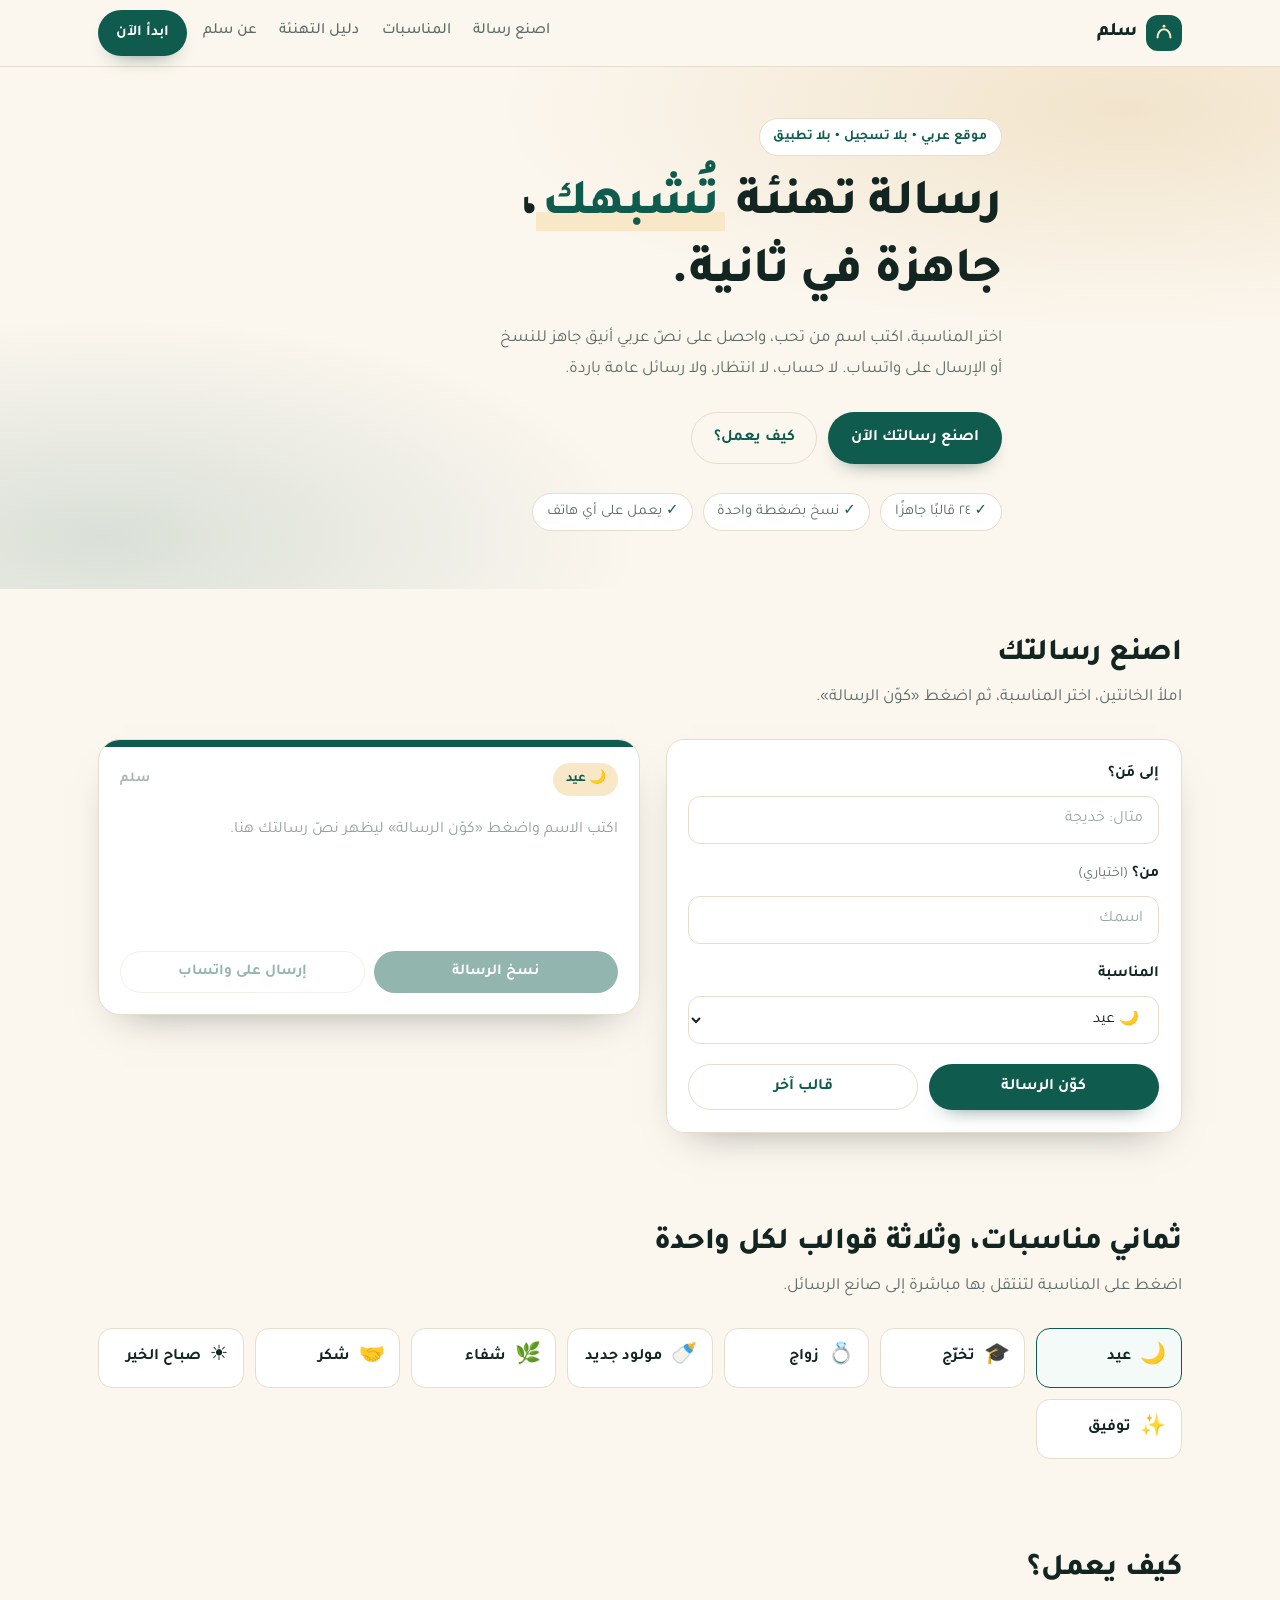
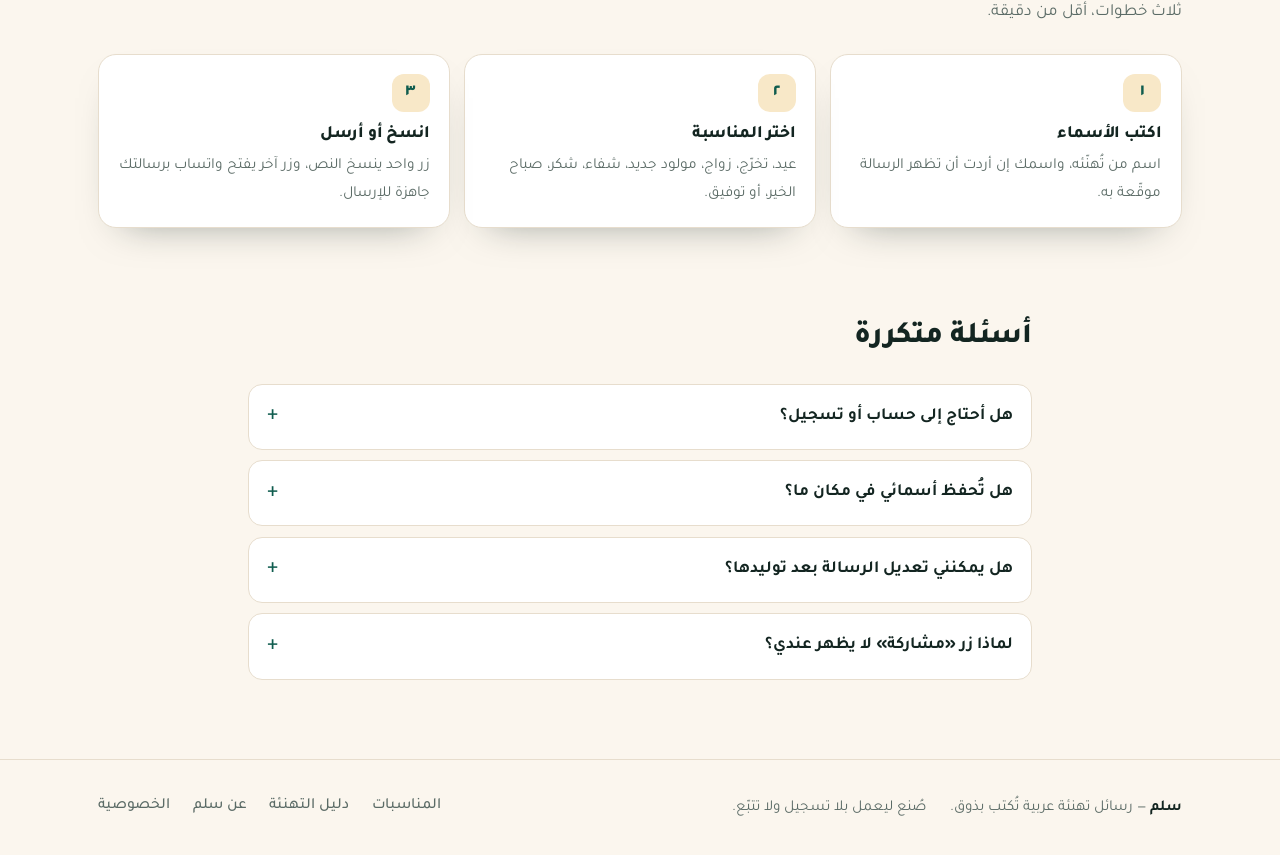
<file: index.html>
<!DOCTYPE html>
<html lang="ar" dir="rtl">
<head>
<meta charset="utf-8">
<meta name="viewport" content="width=device-width, initial-scale=1">
<title>سلم — رسالة تهنئة أنيقة في ثانية</title>
<meta name="description" content="سلم: اختر المناسبة، اكتب اسم من تحب، واحصل على رسالة تهنئة عربية أنيقة جاهزة للنسخ أو الإرسال عبر واتساب. ٨ مناسبات و٢٤ قالبًا، بلا تسجيل.">
<meta name="theme-color" content="#0f5c4e">
<link rel="icon" href="data:image/svg+xml,%3Csvg xmlns='http://www.w3.org/2000/svg' viewBox='0 0 64 64'%3E%3Crect width='64' height='64' rx='16' fill='%230f5c4e'/%3E%3Cpath d='M20 42c0-10 5-18 12-18s12 8 12 18' fill='none' stroke='%23f6e5c4' stroke-width='5' stroke-linecap='round'/%3E%3Ccircle cx='32' cy='17' r='3.5' fill='%23f6e5c4'/%3E%3C/svg%3E">
<link rel="preconnect" href="https://fonts.googleapis.com">
<link rel="preconnect" href="https://fonts.gstatic.com" crossorigin>
<link href="https://fonts.googleapis.com/css2?family=Tajawal:wght@400;500;700;800&display=swap" rel="stylesheet">
<link rel="stylesheet" href="css/style.css">
</head>
<body>
<a class="skip-link" href="#make">انتقل إلى صانع الرسائل</a>

<header class="site-header">
  <div class="container site-header__inner">
    <a class="brand" href="#top" aria-label="سلم — الصفحة الرئيسية">
      <span class="brand__mark" aria-hidden="true">
        <svg viewBox="0 0 24 24" width="22" height="22" fill="none" stroke="currentColor" stroke-width="2.2" stroke-linecap="round">
          <path d="M5 17c0-5 3-9 7-9s7 4 7 9"/>
          <circle cx="12" cy="4.5" r="1.6" fill="currentColor" stroke="none"/>
        </svg>
      </span>
      <span class="brand__name">سلم</span>
    </a>
    <nav class="site-nav" aria-label="التنقل الرئيسي">
      <a href="#make">اصنع رسالة</a>
      <a href="occasions.html">المناسبات</a>
      <a href="guide.html">دليل التهنئة</a>
      <a href="about.html">عن سلم</a>
    </nav>
    <a class="btn btn--small btn--primary" href="#make">ابدأ الآن</a>
  </div>
</header>

<main id="top">
  <section class="hero">
    <div class="container hero__inner">
      <p class="eyebrow">موقع عربي • بلا تسجيل • بلا تطبيق</p>
      <h1>رسالة تهنئة <span class="hl">تُشبهك</span>،<br>جاهزة في ثانية.</h1>
      <p class="lead">اختر المناسبة، اكتب اسم من تحب، واحصل على نصّ عربي أنيق جاهز للنسخ أو الإرسال على واتساب. لا حساب، لا انتظار، ولا رسائل عامة باردة.</p>
      <div class="hero__cta">
        <a class="btn btn--primary" href="#make">اصنع رسالتك الآن</a>
        <a class="btn btn--ghost" href="#how">كيف يعمل؟</a>
      </div>
      <ul class="hero__facts">
        <li>٢٤ قالبًا جاهزًا</li>
        <li>نسخ بضغطة واحدة</li>
        <li>يعمل على أي هاتف</li>
      </ul>
    </div>
  </section>

  <section class="maker" id="make">
    <div class="container">
      <div class="section-head">
        <h2>اصنع رسالتك</h2>
        <p>املأ الخانتين، اختر المناسبة، ثم اضغط «كوّن الرسالة».</p>
      </div>

      <div class="maker__grid">
        <form class="panel" id="msgForm" novalidate>
          <div class="field">
            <label for="to">إلى مَن؟</label>
            <input id="to" name="to" type="text" placeholder="مثال: خديجة" autocomplete="off" maxlength="30" aria-describedby="toError">
            <p class="field-error" id="toError" hidden>اكتب اسمًا من حرفين على الأقل.</p>
          </div>

          <div class="field">
            <label for="from">من؟ <span class="field-hint">(اختياري)</span></label>
            <input id="from" name="from" type="text" placeholder="اسمك" autocomplete="off" maxlength="30">
          </div>

          <div class="field">
            <label for="occasion">المناسبة</label>
            <select id="occasion" name="occasion"></select>
          </div>

          <div class="panel__actions">
            <button type="submit" class="btn btn--primary">كوّن الرسالة</button>
            <button type="button" class="btn btn--ghost" id="shuffleBtn">قالب آخر</button>
          </div>
        </form>

        <div class="card" id="card">
          <div class="card__bar" aria-hidden="true"></div>
          <div class="card__head">
            <span class="card__badge" id="cardBadge">عيد</span>
            <span class="card__brand">سلم</span>
          </div>
          <p class="card__text is-placeholder" id="cardText" aria-live="polite">اكتب الاسم واضغط «كوّن الرسالة» ليظهر نصّ رسالتك هنا.</p>
          <div class="card__foot">
            <button type="button" class="btn btn--small btn--primary" id="copyBtn" disabled>نسخ الرسالة</button>
            <button type="button" class="btn btn--small btn--ghost" id="waBtn" disabled>إرسال على واتساب</button>
            <button type="button" class="btn btn--small btn--ghost" id="shareBtn" disabled>مشاركة</button>
          </div>
        </div>
      </div>
    </div>
  </section>

  <section class="occasions" id="occasions">
    <div class="container">
      <div class="section-head">
        <h2>ثماني مناسبات، وثلاثة قوالب لكل واحدة</h2>
        <p>اضغط على المناسبة لتنتقل بها مباشرة إلى صانع الرسائل.</p>
      </div>
      <div class="chips" id="occasionGrid"></div>
      <noscript><p class="note">لتوليد الرسائل تحتاج إلى تشغيل الجافاسكربت في متصفحك.</p></noscript>
    </div>
  </section>

  <section class="how" id="how">
    <div class="container">
      <div class="section-head">
        <h2>كيف يعمل؟</h2>
        <p>ثلاث خطوات، أقل من دقيقة.</p>
      </div>
      <ol class="steps">
        <li class="step">
          <span class="step__num">١</span>
          <h3>اكتب الأسماء</h3>
          <p>اسم من تُهنّئه، واسمك إن أردت أن تظهر الرسالة موقّعة به.</p>
        </li>
        <li class="step">
          <span class="step__num">٢</span>
          <h3>اختر المناسبة</h3>
          <p>عيد، تخرّج، زواج، مولود جديد، شفاء، شكر، صباح الخير، أو توفيق.</p>
        </li>
        <li class="step">
          <span class="step__num">٣</span>
          <h3>انسخ أو أرسل</h3>
          <p>زر واحد ينسخ النص، وزر آخر يفتح واتساب برسالتك جاهزة للإرسال.</p>
        </li>
      </ol>
    </div>
  </section>

  <section class="faq" id="faq">
    <div class="container">
      <div class="section-head">
        <h2>أسئلة متكررة</h2>
      </div>
      <details>
        <summary>هل أحتاج إلى حساب أو تسجيل؟</summary>
        <p>لا. كل شيء يعمل داخل متصفحك مباشرة، ولا نطلب بريدًا ولا كلمة مرور.</p>
      </details>
      <details>
        <summary>هل تُحفظ أسمائي في مكان ما؟</summary>
        <p>لا. الأسماء تُستخدم لتكوين النص فقط وتبقى في صفحتك، ولا تُرسل إلى أي خادم.</p>
      </details>
      <details>
        <summary>هل يمكنني تعديل الرسالة بعد توليدها؟</summary>
        <p>نعم. انسخها والصقها في واتساب أو أي تطبيق، ثم عدّل ما تشاء قبل الإرسال.</p>
      </details>
      <details>
        <summary>لماذا زر «مشاركة» لا يظهر عندي؟</summary>
        <p>زر المشاركة يعتمد على ميزة في المتصفح. إن لم تكن مدعومة، استخدم زر النسخ أو واتساب.</p>
      </details>
    </div>
  </section>
</main>

<footer class="site-footer">
  <div class="container site-footer__inner">
    <p><strong>سلم</strong> — رسائل تهنئة عربية تُكتب بذوق.</p>
    <p class="site-footer__note">صُنع ليعمل بلا تسجيل ولا تتبّع.</p>
    <nav class="site-nav site-nav--footer" aria-label="روابط التذييل">
      <a href="occasions.html">المناسبات</a>
      <a href="guide.html">دليل التهنئة</a>
      <a href="about.html">عن سلم</a>
      <a href="privacy.html">الخصوصية</a>
    </nav>
  </div>
</footer>

<div class="toast" id="toast" role="status" aria-live="polite"></div>

<script src="js/app.js"></script>
</body>
</html>
</file>
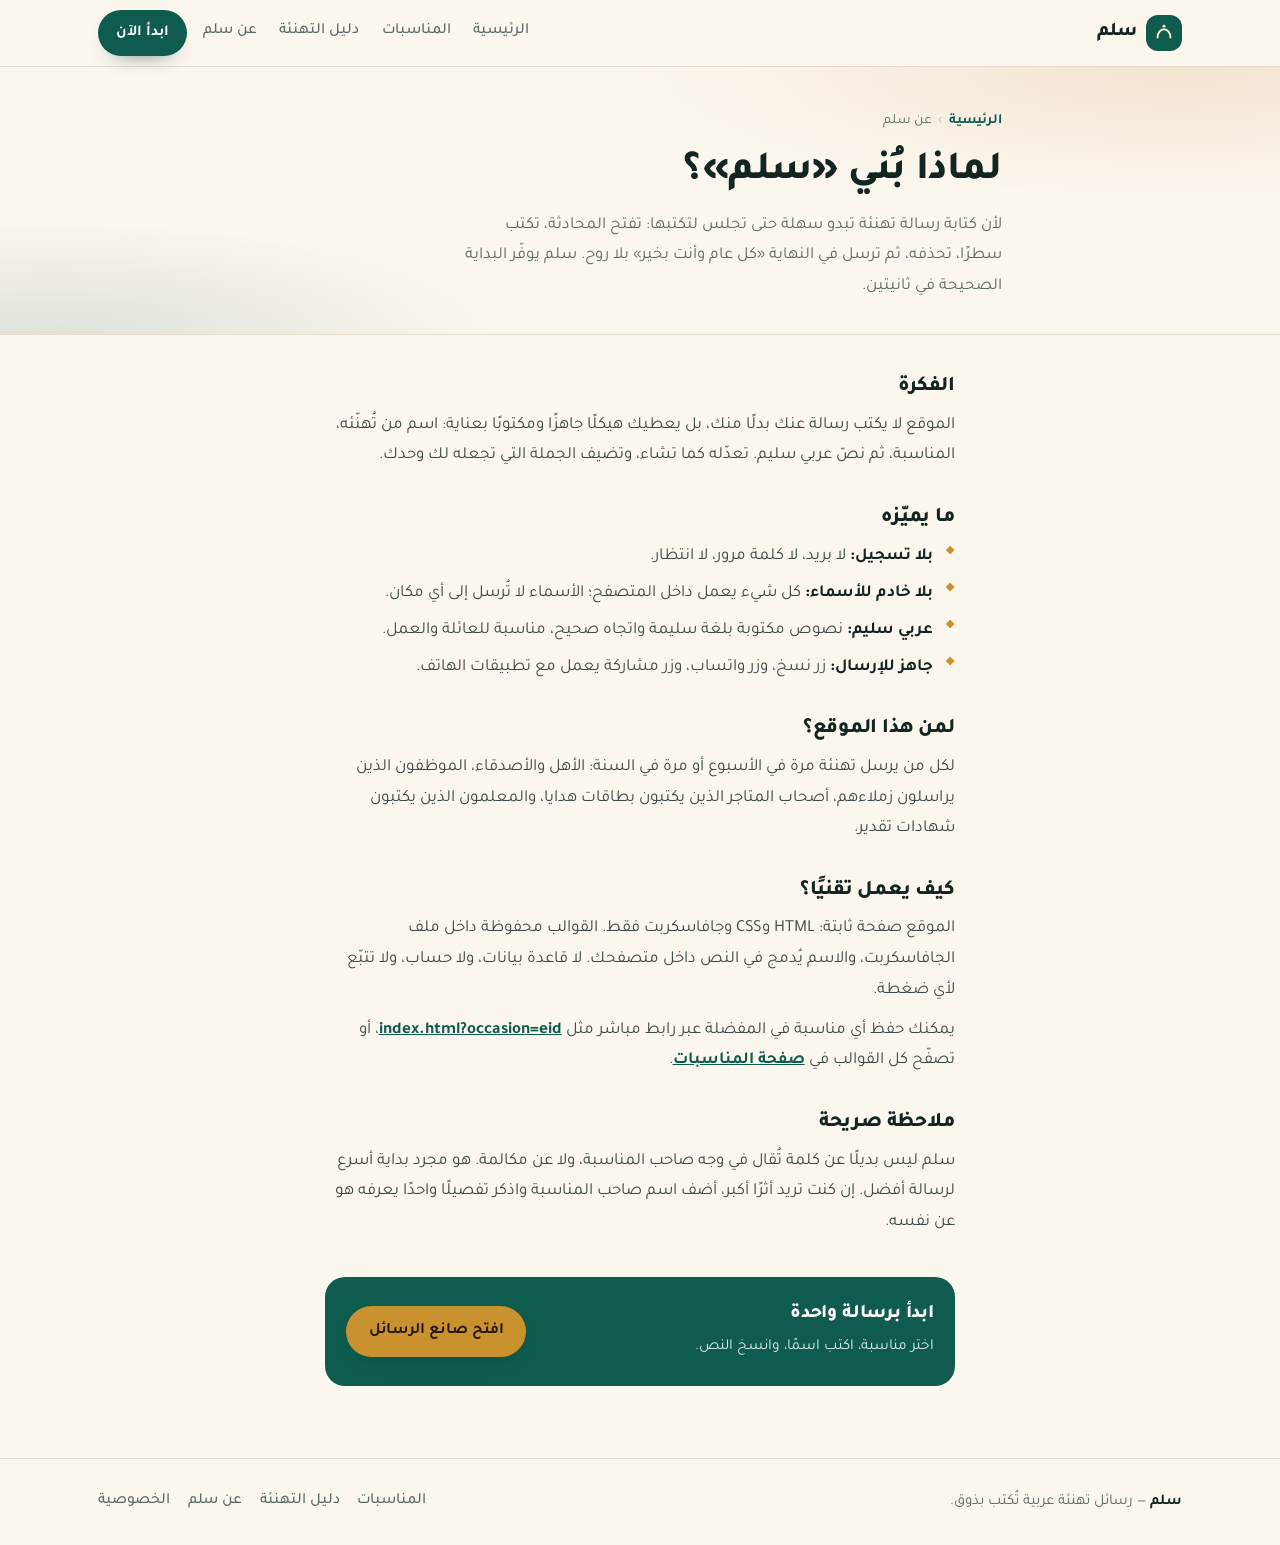
<file: about.html>
<!DOCTYPE html>
<html lang="ar" dir="rtl">
<head>
<meta charset="utf-8">
<meta name="viewport" content="width=device-width, initial-scale=1">
<title>عن سلم — لماذا بُني هذا الموقع</title>
<meta name="description" content="سلم موقع عربي لصناعة رسائل التهنئة: بلا تسجيل، بلا تتبّع، وبلا خادم يحفظ أسماءك. تعرّف على الفكرة وكيف يعمل الموقع.">
<meta name="theme-color" content="#0f5c4e">
<link rel="icon" href="data:image/svg+xml,%3Csvg xmlns='http://www.w3.org/2000/svg' viewBox='0 0 64 64'%3E%3Crect width='64' height='64' rx='16' fill='%230f5c4e'/%3E%3Cpath d='M20 42c0-10 5-18 12-18s12 8 12 18' fill='none' stroke='%23f6e5c4' stroke-width='5' stroke-linecap='round'/%3E%3Ccircle cx='32' cy='17' r='3.5' fill='%23f6e5c4'/%3E%3C/svg%3E">
<link rel="preconnect" href="https://fonts.googleapis.com">
<link rel="preconnect" href="https://fonts.gstatic.com" crossorigin>
<link href="https://fonts.googleapis.com/css2?family=Tajawal:wght@400;500;700;800&display=swap" rel="stylesheet">
<link rel="stylesheet" href="css/style.css">
<link rel="stylesheet" href="css/pages.css">
</head>
<body>
<a class="skip-link" href="#content">انتقل إلى المحتوى</a>

<header class="site-header">
  <div class="container site-header__inner">
    <a class="brand" href="index.html" aria-label="سلم — الصفحة الرئيسية">
      <span class="brand__mark" aria-hidden="true">
        <svg viewBox="0 0 24 24" width="22" height="22" fill="none" stroke="currentColor" stroke-width="2.2" stroke-linecap="round">
          <path d="M5 17c0-5 3-9 7-9s7 4 7 9"/>
          <circle cx="12" cy="4.5" r="1.6" fill="currentColor" stroke="none"/>
        </svg>
      </span>
      <span class="brand__name">سلم</span>
    </a>
    <nav class="site-nav" aria-label="التنقل الرئيسي">
      <a href="index.html">الرئيسية</a>
      <a href="occasions.html">المناسبات</a>
      <a href="guide.html">دليل التهنئة</a>
      <a href="about.html" aria-current="page">عن سلم</a>
    </nav>
    <a class="btn btn--small btn--primary" href="index.html#make">ابدأ الآن</a>
  </div>
</header>

<main id="content">
  <section class="page-hero">
    <div class="container page-hero__inner">
      <nav class="crumbs" aria-label="مسار التنقل">
        <a href="index.html">الرئيسية</a>
        <span aria-hidden="true">›</span>
        <span>عن سلم</span>
      </nav>
      <h1>لماذا بُني «سلم»؟</h1>
      <p>لأن كتابة رسالة تهنئة تبدو سهلة حتى تجلس لتكتبها: تفتح المحادثة، تكتب سطرًا، تحذفه، ثم ترسل في النهاية «كل عام وأنت بخير» بلا روح. سلم يوفّر البداية الصحيحة في ثانيتين.</p>
    </div>
  </section>

  <section class="page-body">
    <div class="container prose">
      <h2>الفكرة</h2>
      <p>الموقع لا يكتب رسالة عنك بدلًا منك، بل يعطيك هيكلًا جاهزًا ومكتوبًا بعناية: اسم من تُهنّئه، المناسبة، ثم نصّ عربي سليم. تعدّله كما تشاء، وتضيف الجملة التي تجعله لك وحدك.</p>

      <h2>ما يميّزه</h2>
      <ul>
        <li><strong>بلا تسجيل:</strong> لا بريد، لا كلمة مرور، لا انتظار.</li>
        <li><strong>بلا خادم للأسماء:</strong> كل شيء يعمل داخل المتصفح؛ الأسماء لا تُرسل إلى أي مكان.</li>
        <li><strong>عربي سليم:</strong> نصوص مكتوبة بلغة سليمة واتجاه صحيح، مناسبة للعائلة والعمل.</li>
        <li><strong>جاهز للإرسال:</strong> زر نسخ، وزر واتساب، وزر مشاركة يعمل مع تطبيقات الهاتف.</li>
      </ul>

      <h2>لمن هذا الموقع؟</h2>
      <p>لكل من يرسل تهنئة مرة في الأسبوع أو مرة في السنة: الأهل والأصدقاء، الموظفون الذين يراسلون زملاءهم، أصحاب المتاجر الذين يكتبون بطاقات هدايا، والمعلمون الذين يكتبون شهادات تقدير.</p>

      <h2>كيف يعمل تقنيًا؟</h2>
      <p>الموقع صفحة ثابتة: HTML وCSS وجافاسكربت فقط. القوالب محفوظة داخل ملف الجافاسكربت، والاسم يُدمج في النص داخل متصفحك. لا قاعدة بيانات، ولا حساب، ولا تتبّع لأي ضغطة.</p>
      <p>يمكنك حفظ أي مناسبة في المفضلة عبر رابط مباشر مثل <a href="index.html?occasion=eid#make">index.html?occasion=eid</a>، أو تصفّح كل القوالب في <a href="occasions.html">صفحة المناسبات</a>.</p>

      <h2>ملاحظة صريحة</h2>
      <p>سلم ليس بديلًا عن كلمة تُقال في وجه صاحب المناسبة، ولا عن مكالمة. هو مجرد بداية أسرع لرسالة أفضل. إن كنت تريد أثرًا أكبر، أضف اسم صاحب المناسبة واذكر تفصيلًا واحدًا يعرفه هو عن نفسه.</p>

      <div class="cta-band">
        <div>
          <h2>ابدأ برسالة واحدة</h2>
          <p>اختر مناسبة، اكتب اسمًا، وانسخ النص.</p>
        </div>
        <a class="btn btn--primary" href="index.html#make">افتح صانع الرسائل</a>
      </div>
    </div>
  </section>
</main>

<footer class="site-footer">
  <div class="container site-footer__inner">
    <p><strong>سلم</strong> — رسائل تهنئة عربية تُكتب بذوق.</p>
    <nav class="site-nav site-nav--footer" aria-label="روابط التذييل">
      <a href="occasions.html">المناسبات</a>
      <a href="guide.html">دليل التهنئة</a>
      <a href="about.html">عن سلم</a>
      <a href="privacy.html">الخصوصية</a>
    </nav>
  </div>
</footer>
</body>
</html>
</file>
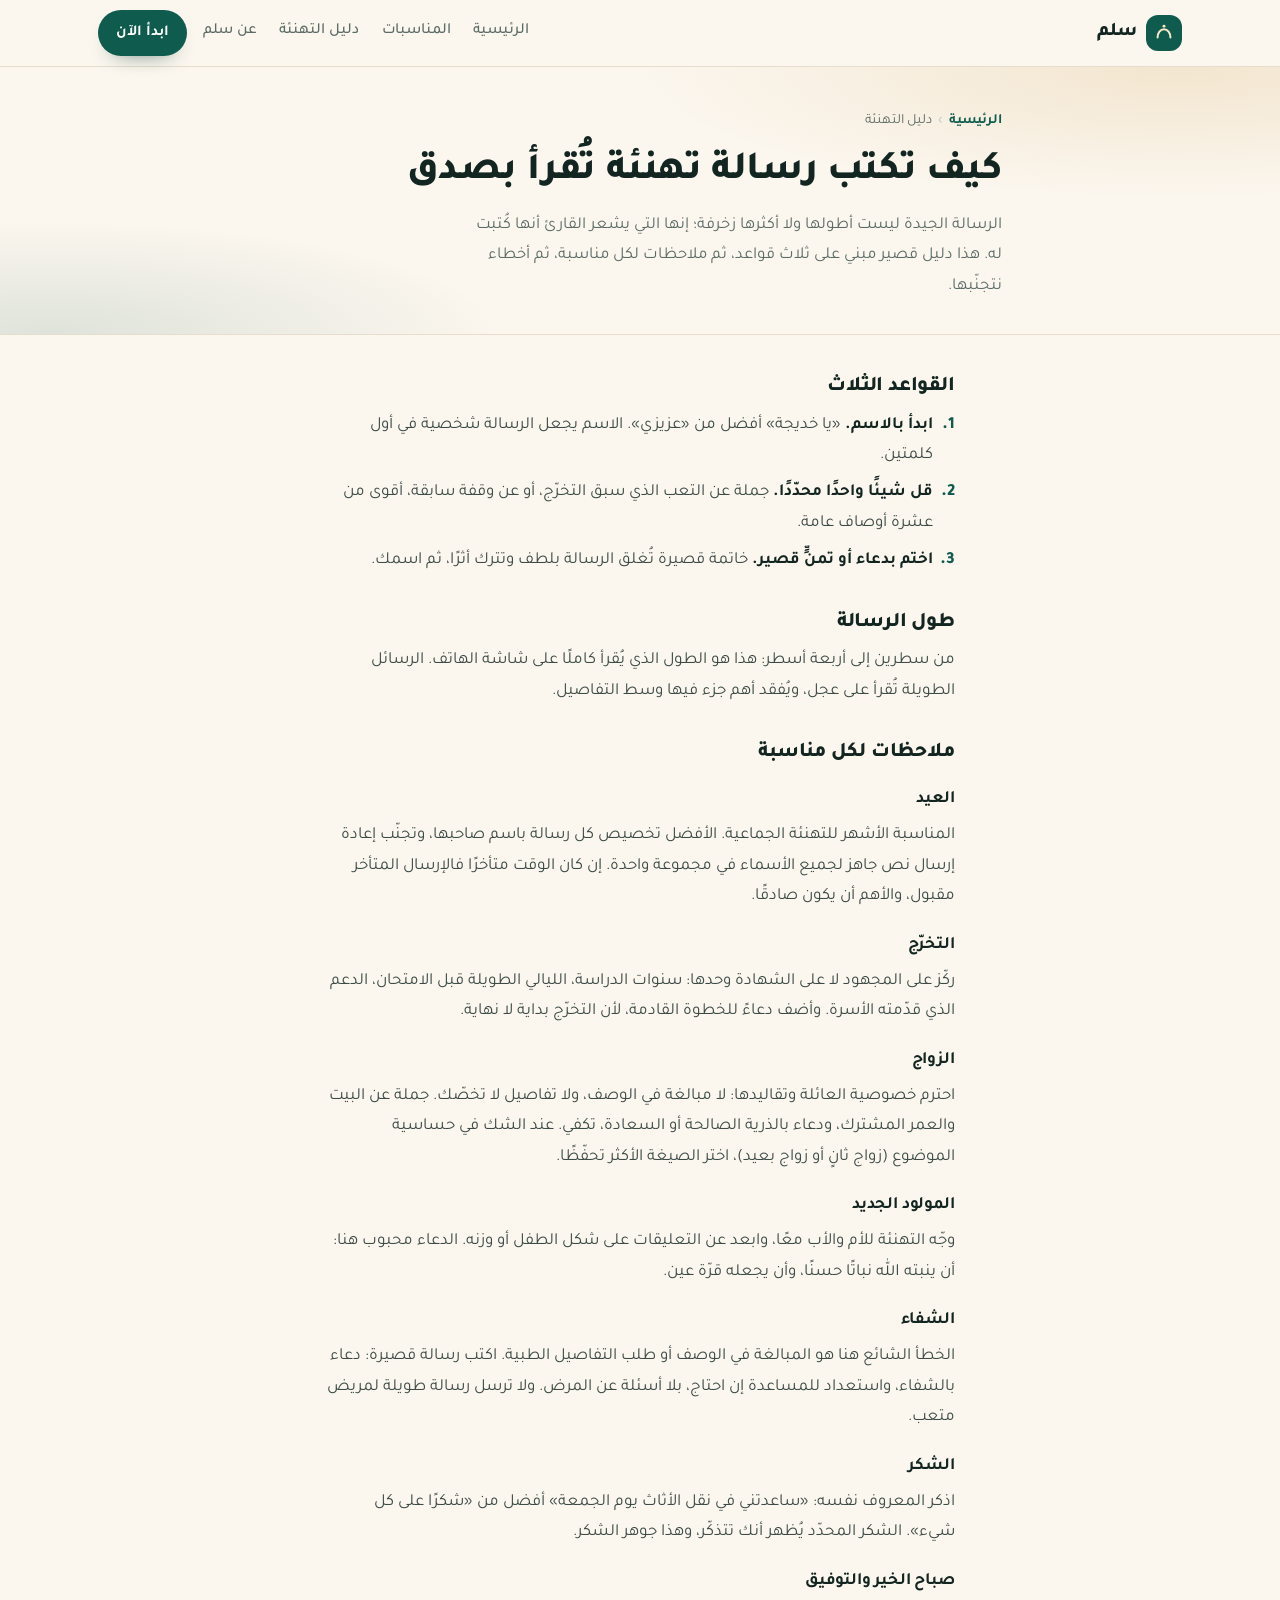
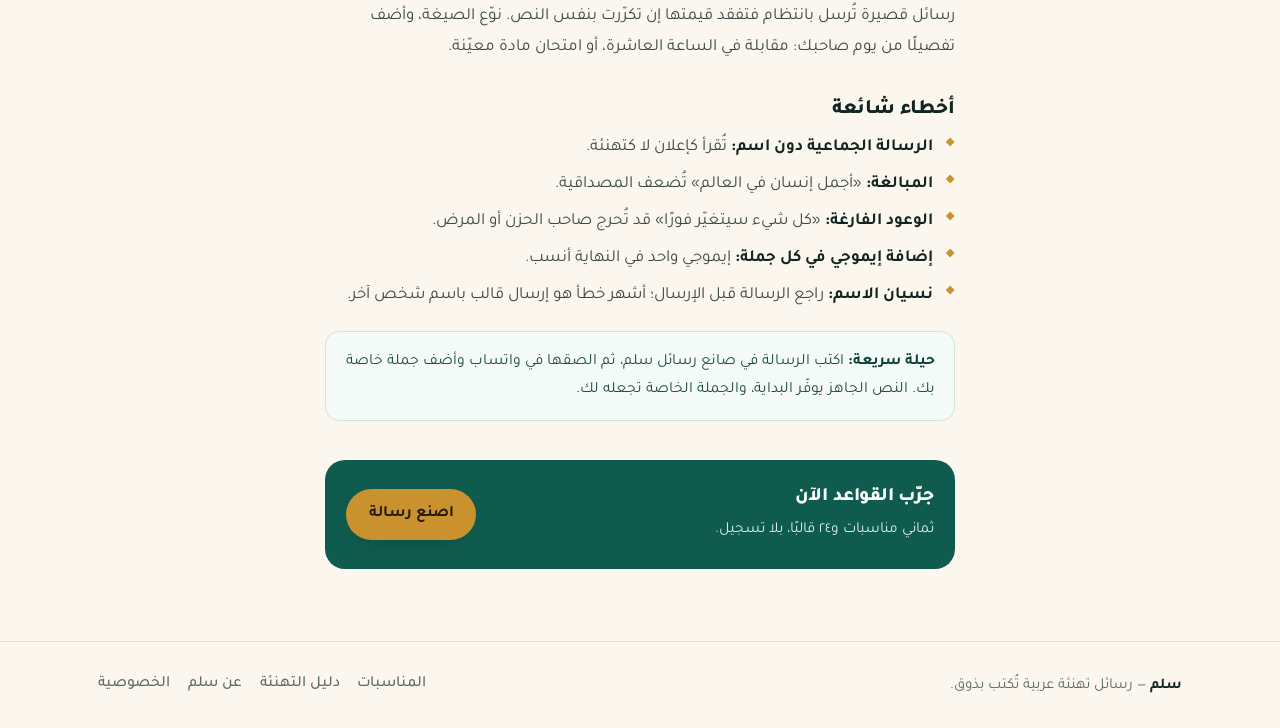
<file: guide.html>
<!DOCTYPE html>
<html lang="ar" dir="rtl">
<head>
<meta charset="utf-8">
<meta name="viewport" content="width=device-width, initial-scale=1">
<title>دليل التهنئة — كيف تكتب رسالة تهنئة تُقرأ بصدق | سلم</title>
<meta name="description" content="دليل عملي لكتابة رسالة تهنئة عربية: كيف تبدأ، ماذا تكتب في كل مناسبة، أخطاء شائعة، ونصوص قصيرة جاهزة للعيد والتخرّج والزواج والشفاء.">
<meta name="theme-color" content="#0f5c4e">
<link rel="icon" href="data:image/svg+xml,%3Csvg xmlns='http://www.w3.org/2000/svg' viewBox='0 0 64 64'%3E%3Crect width='64' height='64' rx='16' fill='%230f5c4e'/%3E%3Cpath d='M20 42c0-10 5-18 12-18s12 8 12 18' fill='none' stroke='%23f6e5c4' stroke-width='5' stroke-linecap='round'/%3E%3Ccircle cx='32' cy='17' r='3.5' fill='%23f6e5c4'/%3E%3C/svg%3E">
<link rel="preconnect" href="https://fonts.googleapis.com">
<link rel="preconnect" href="https://fonts.gstatic.com" crossorigin>
<link href="https://fonts.googleapis.com/css2?family=Tajawal:wght@400;500;700;800&display=swap" rel="stylesheet">
<link rel="stylesheet" href="css/style.css">
<link rel="stylesheet" href="css/pages.css">
</head>
<body>
<a class="skip-link" href="#content">انتقل إلى المحتوى</a>

<header class="site-header">
  <div class="container site-header__inner">
    <a class="brand" href="index.html" aria-label="سلم — الصفحة الرئيسية">
      <span class="brand__mark" aria-hidden="true">
        <svg viewBox="0 0 24 24" width="22" height="22" fill="none" stroke="currentColor" stroke-width="2.2" stroke-linecap="round">
          <path d="M5 17c0-5 3-9 7-9s7 4 7 9"/>
          <circle cx="12" cy="4.5" r="1.6" fill="currentColor" stroke="none"/>
        </svg>
      </span>
      <span class="brand__name">سلم</span>
    </a>
    <nav class="site-nav" aria-label="التنقل الرئيسي">
      <a href="index.html">الرئيسية</a>
      <a href="occasions.html">المناسبات</a>
      <a href="guide.html" aria-current="page">دليل التهنئة</a>
      <a href="about.html">عن سلم</a>
    </nav>
    <a class="btn btn--small btn--primary" href="index.html#make">ابدأ الآن</a>
  </div>
</header>

<main id="content">
  <section class="page-hero">
    <div class="container page-hero__inner">
      <nav class="crumbs" aria-label="مسار التنقل">
        <a href="index.html">الرئيسية</a>
        <span aria-hidden="true">›</span>
        <span>دليل التهنئة</span>
      </nav>
      <h1>كيف تكتب رسالة تهنئة تُقرأ بصدق</h1>
      <p>الرسالة الجيدة ليست أطولها ولا أكثرها زخرفة؛ إنها التي يشعر القارئ أنها كُتبت له. هذا دليل قصير مبني على ثلاث قواعد، ثم ملاحظات لكل مناسبة، ثم أخطاء نتجنّبها.</p>
    </div>
  </section>

  <section class="page-body">
    <div class="container prose">
      <h2>القواعد الثلاث</h2>
      <ol>
        <li><strong>ابدأ بالاسم.</strong> «يا خديجة» أفضل من «عزيزي». الاسم يجعل الرسالة شخصية في أول كلمتين.</li>
        <li><strong>قل شيئًا واحدًا محدّدًا.</strong> جملة عن التعب الذي سبق التخرّج، أو عن وقفة سابقة، أقوى من عشرة أوصاف عامة.</li>
        <li><strong>اختم بدعاء أو تمنٍّ قصير.</strong> خاتمة قصيرة تُغلق الرسالة بلطف وتترك أثرًا، ثم اسمك.</li>
      </ol>

      <h2>طول الرسالة</h2>
      <p>من سطرين إلى أربعة أسطر: هذا هو الطول الذي يُقرأ كاملًا على شاشة الهاتف. الرسائل الطويلة تُقرأ على عجل، ويُفقد أهم جزء فيها وسط التفاصيل.</p>

      <h2>ملاحظات لكل مناسبة</h2>

      <h3>العيد</h3>
      <p>المناسبة الأشهر للتهنئة الجماعية. الأفضل تخصيص كل رسالة باسم صاحبها، وتجنّب إعادة إرسال نص جاهز لجميع الأسماء في مجموعة واحدة. إن كان الوقت متأخرًا فالإرسال المتأخر مقبول، والأهم أن يكون صادقًا.</p>

      <h3>التخرّج</h3>
      <p>ركّز على المجهود لا على الشهادة وحدها: سنوات الدراسة، الليالي الطويلة قبل الامتحان، الدعم الذي قدّمته الأسرة. وأضف دعاءً للخطوة القادمة، لأن التخرّج بداية لا نهاية.</p>

      <h3>الزواج</h3>
      <p>احترم خصوصية العائلة وتقاليدها: لا مبالغة في الوصف، ولا تفاصيل لا تخصّك. جملة عن البيت والعمر المشترك، ودعاء بالذرية الصالحة أو السعادة، تكفي. عند الشك في حساسية الموضوع (زواج ثانٍ أو زواج بعيد)، اختر الصيغة الأكثر تحفّظًا.</p>

      <h3>المولود الجديد</h3>
      <p>وجّه التهنئة للأم والأب معًا، وابعد عن التعليقات على شكل الطفل أو وزنه. الدعاء محبوب هنا: أن ينبته الله نباتًا حسنًا، وأن يجعله قرّة عين.</p>

      <h3>الشفاء</h3>
      <p>الخطأ الشائع هنا هو المبالغة في الوصف أو طلب التفاصيل الطبية. اكتب رسالة قصيرة: دعاء بالشفاء، واستعداد للمساعدة إن احتاج، بلا أسئلة عن المرض. ولا ترسل رسالة طويلة لمريض متعب.</p>

      <h3>الشكر</h3>
      <p>اذكر المعروف نفسه: «ساعدتني في نقل الأثاث يوم الجمعة» أفضل من «شكرًا على كل شيء». الشكر المحدّد يُظهر أنك تتذكّر، وهذا جوهر الشكر.</p>

      <h3>صباح الخير والتوفيق</h3>
      <p>رسائل قصيرة تُرسل بانتظام فتفقد قيمتها إن تكرّرت بنفس النص. نوّع الصيغة، وأضف تفصيلًا من يوم صاحبك: مقابلة في الساعة العاشرة، أو امتحان مادة معيّنة.</p>

      <h2>أخطاء شائعة</h2>
      <ul>
        <li><strong>الرسالة الجماعية دون اسم:</strong> تُقرأ كإعلان لا كتهنئة.</li>
        <li><strong>المبالغة:</strong> «أجمل إنسان في العالم» تُضعف المصداقية.</li>
        <li><strong>الوعود الفارغة:</strong> «كل شيء سيتغيّر فورًا» قد تُحرج صاحب الحزن أو المرض.</li>
        <li><strong>إضافة إيموجي في كل جملة:</strong> إيموجي واحد في النهاية أنسب.</li>
        <li><strong>نسيان الاسم:</strong> راجع الرسالة قبل الإرسال؛ أشهر خطأ هو إرسال قالب باسم شخص آخر.</li>
      </ul>

      <div class="callout">
        <p><strong>حيلة سريعة:</strong> اكتب الرسالة في صانع رسائل سلم، ثم الصقها في واتساب وأضف جملة خاصة بك. النص الجاهز يوفّر البداية، والجملة الخاصة تجعله لك.</p>
      </div>

      <div class="cta-band">
        <div>
          <h2>جرّب القواعد الآن</h2>
          <p>ثماني مناسبات و٢٤ قالبًا، بلا تسجيل.</p>
        </div>
        <a class="btn btn--primary" href="index.html#make">اصنع رسالة</a>
      </div>
    </div>
  </section>
</main>

<footer class="site-footer">
  <div class="container site-footer__inner">
    <p><strong>سلم</strong> — رسائل تهنئة عربية تُكتب بذوق.</p>
    <nav class="site-nav site-nav--footer" aria-label="روابط التذييل">
      <a href="occasions.html">المناسبات</a>
      <a href="guide.html">دليل التهنئة</a>
      <a href="about.html">عن سلم</a>
      <a href="privacy.html">الخصوصية</a>
    </nav>
  </div>
</footer>
</body>
</html>
</file>
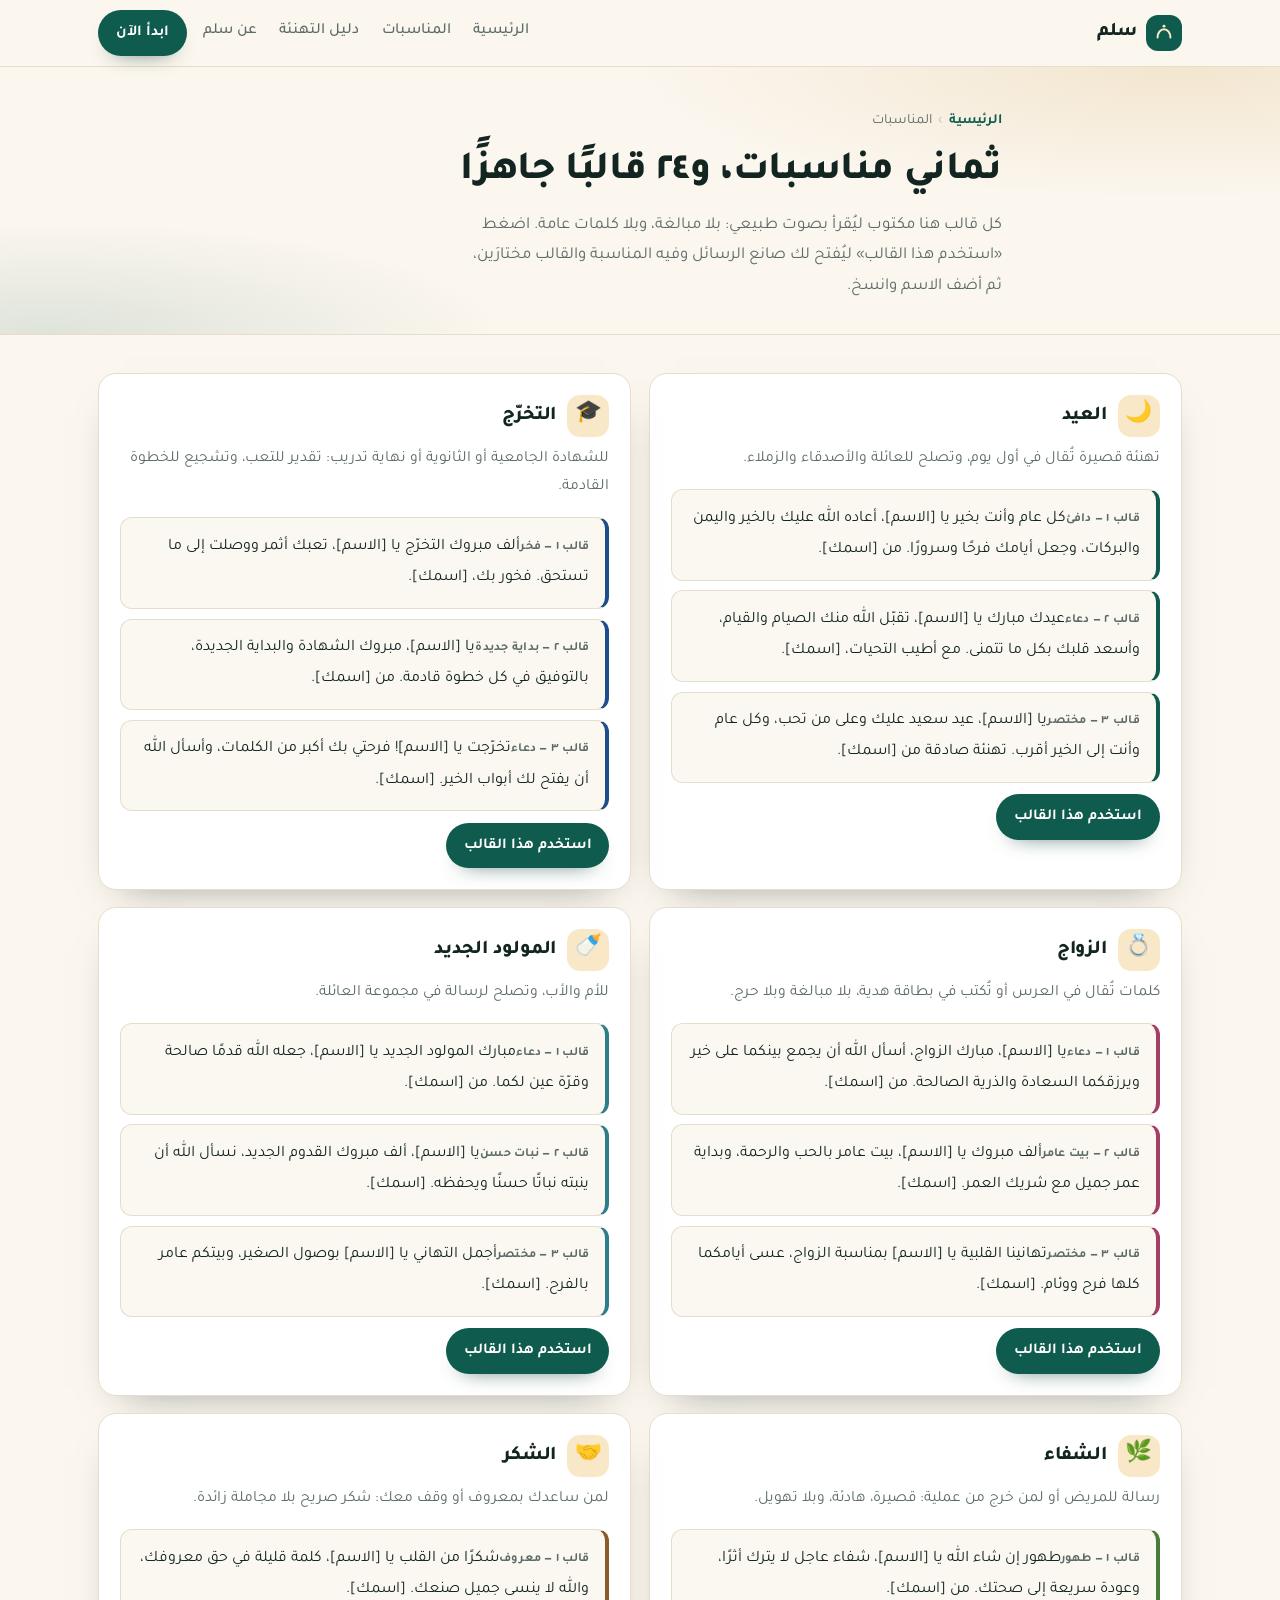
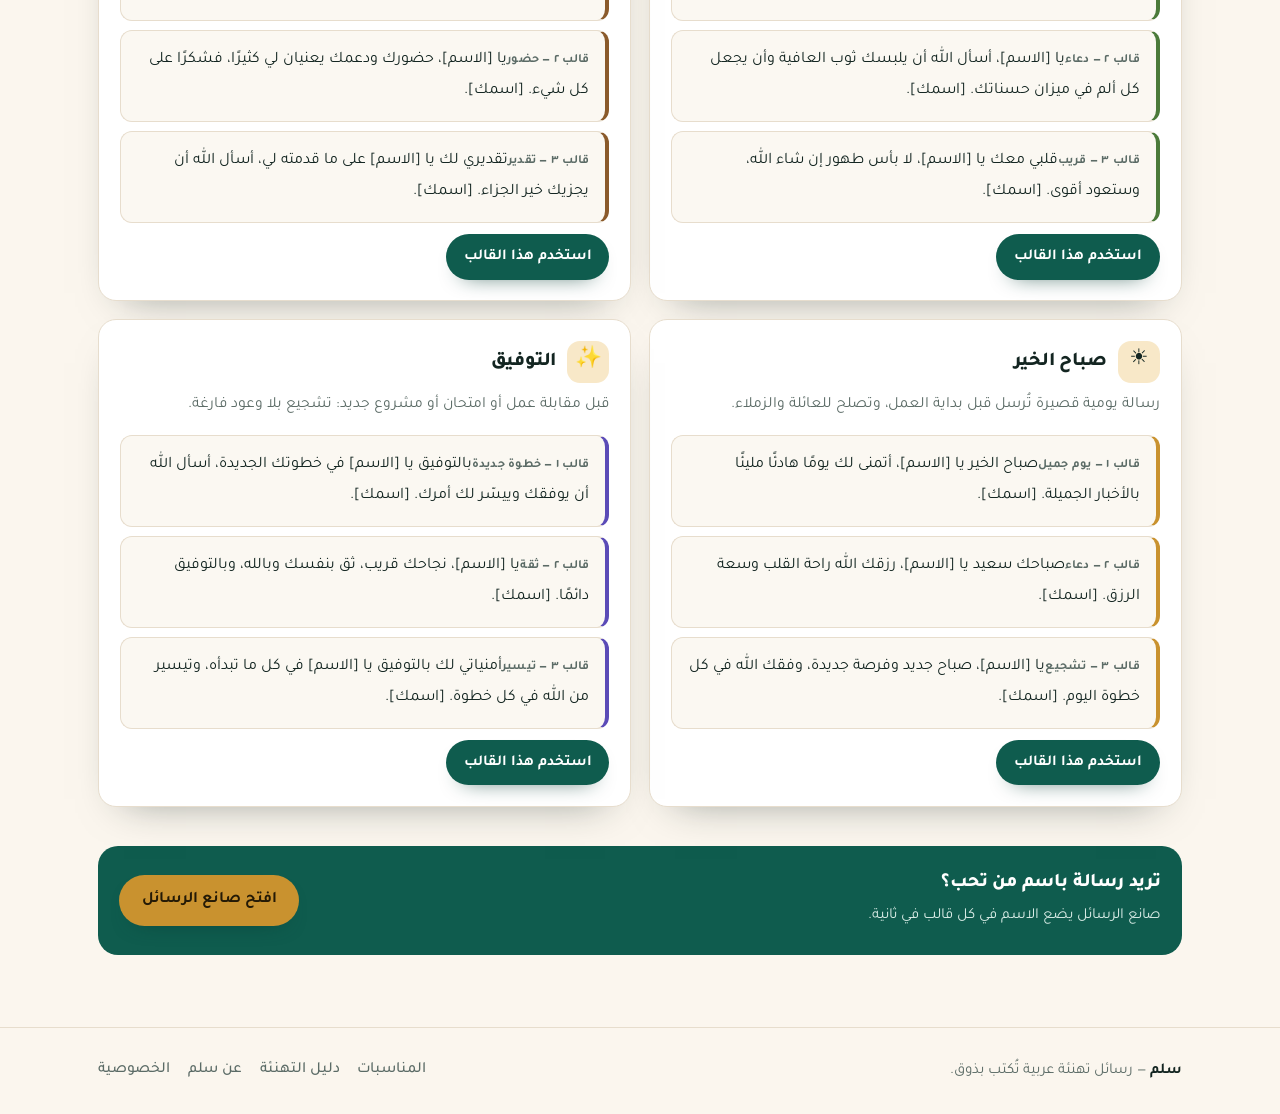
<file: occasions.html>
<!DOCTYPE html>
<html lang="ar" dir="rtl">
<head>
<meta charset="utf-8">
<meta name="viewport" content="width=device-width, initial-scale=1">
<title>المناسبات والقوالب — سلم</title>
<meta name="description" content="ثماني مناسبات و٢٤ قالب رسالة تهنئة عربي جاهز: العيد، التخرّج، الزواج، المولود الجديد، الشفاء، الشكر، صباح الخير، والتوفيق. اختر قالبًا واستخدمه في صانع رسائل سلم.">
<meta name="theme-color" content="#0f5c4e">
<link rel="icon" href="data:image/svg+xml,%3Csvg xmlns='http://www.w3.org/2000/svg' viewBox='0 0 64 64'%3E%3Crect width='64' height='64' rx='16' fill='%230f5c4e'/%3E%3Cpath d='M20 42c0-10 5-18 12-18s12 8 12 18' fill='none' stroke='%23f6e5c4' stroke-width='5' stroke-linecap='round'/%3E%3Ccircle cx='32' cy='17' r='3.5' fill='%23f6e5c4'/%3E%3C/svg%3E">
<link rel="preconnect" href="https://fonts.googleapis.com">
<link rel="preconnect" href="https://fonts.gstatic.com" crossorigin>
<link href="https://fonts.googleapis.com/css2?family=Tajawal:wght@400;500;700;800&display=swap" rel="stylesheet">
<link rel="stylesheet" href="css/style.css">
<link rel="stylesheet" href="css/pages.css">
</head>
<body>
<a class="skip-link" href="#list">انتقل إلى قائمة المناسبات</a>

<header class="site-header">
  <div class="container site-header__inner">
    <a class="brand" href="index.html" aria-label="سلم — الصفحة الرئيسية">
      <span class="brand__mark" aria-hidden="true">
        <svg viewBox="0 0 24 24" width="22" height="22" fill="none" stroke="currentColor" stroke-width="2.2" stroke-linecap="round">
          <path d="M5 17c0-5 3-9 7-9s7 4 7 9"/>
          <circle cx="12" cy="4.5" r="1.6" fill="currentColor" stroke="none"/>
        </svg>
      </span>
      <span class="brand__name">سلم</span>
    </a>
    <nav class="site-nav" aria-label="التنقل الرئيسي">
      <a href="index.html">الرئيسية</a>
      <a href="occasions.html">المناسبات</a>
      <a href="guide.html">دليل التهنئة</a>
      <a href="about.html">عن سلم</a>
    </nav>
    <a class="btn btn--small btn--primary" href="index.html#make">ابدأ الآن</a>
  </div>
</header>

<main>
  <section class="page-hero">
    <div class="container page-hero__inner">
      <nav class="crumbs" aria-label="مسار التنقل">
        <a href="index.html">الرئيسية</a>
        <span aria-hidden="true">›</span>
        <span>المناسبات</span>
      </nav>
      <h1>ثماني مناسبات، و٢٤ قالبًا جاهزًا</h1>
      <p>كل قالب هنا مكتوب ليُقرأ بصوت طبيعي: بلا مبالغة، وبلا كلمات عامة. اضغط «استخدم هذا القالب» ليُفتح لك صانع الرسائل وفيه المناسبة والقالب مختارَين، ثم أضف الاسم وانسخ.</p>
    </div>
  </section>

  <section class="page-body" id="list">
    <div class="container">
      <div class="grid-2">

        <article class="occ-card" id="eid" style="--oc:#0f5c4e">
          <div class="occ-card__head">
            <span class="occ-card__emoji" aria-hidden="true">🌙</span>
            <h2>العيد</h2>
          </div>
          <p class="occ-card__desc">تهنئة قصيرة تُقال في أول يوم، وتصلح للعائلة والأصدقاء والزملاء.</p>
          <div class="tpl-list">
            <div class="tpl"><span class="tpl__label">قالب ١ — دافئ</span>كل عام وأنت بخير يا [الاسم]، أعاده الله عليك بالخير واليمن والبركات، وجعل أيامك فرحًا وسرورًا. من [اسمك].</div>
            <div class="tpl"><span class="tpl__label">قالب ٢ — دعاء</span>عيدك مبارك يا [الاسم]، تقبّل الله منك الصيام والقيام، وأسعد قلبك بكل ما تتمنى. مع أطيب التحيات، [اسمك].</div>
            <div class="tpl"><span class="tpl__label">قالب ٣ — مختصر</span>يا [الاسم]، عيد سعيد عليك وعلى من تحب، وكل عام وأنت إلى الخير أقرب. تهنئة صادقة من [اسمك].</div>
          </div>
          <div class="tpl__actions"><a class="btn btn--small btn--primary" href="index.html?occasion=eid&amp;t=0#make">استخدم هذا القالب</a></div>
        </article>

        <article class="occ-card" id="grad" style="--oc:#1d4e89">
          <div class="occ-card__head">
            <span class="occ-card__emoji" aria-hidden="true">🎓</span>
            <h2>التخرّج</h2>
          </div>
          <p class="occ-card__desc">للشهادة الجامعية أو الثانوية أو نهاية تدريب: تقدير للتعب، وتشجيع للخطوة القادمة.</p>
          <div class="tpl-list">
            <div class="tpl"><span class="tpl__label">قالب ١ — فخر</span>ألف مبروك التخرّج يا [الاسم]، تعبك أثمر ووصلت إلى ما تستحق. فخور بك، [اسمك].</div>
            <div class="tpl"><span class="tpl__label">قالب ٢ — بداية جديدة</span>يا [الاسم]، مبروك الشهادة والبداية الجديدة، بالتوفيق في كل خطوة قادمة. من [اسمك].</div>
            <div class="tpl"><span class="tpl__label">قالب ٣ — دعاء</span>تخرّجت يا [الاسم]! فرحتي بك أكبر من الكلمات، وأسأل الله أن يفتح لك أبواب الخير. [اسمك].</div>
          </div>
          <div class="tpl__actions"><a class="btn btn--small btn--primary" href="index.html?occasion=grad&amp;t=0#make">استخدم هذا القالب</a></div>
        </article>

        <article class="occ-card" id="wed" style="--oc:#a63d63">
          <div class="occ-card__head">
            <span class="occ-card__emoji" aria-hidden="true">💍</span>
            <h2>الزواج</h2>
          </div>
          <p class="occ-card__desc">كلمات تُقال في العرس أو تُكتب في بطاقة هدية، بلا مبالغة وبلا حرج.</p>
          <div class="tpl-list">
            <div class="tpl"><span class="tpl__label">قالب ١ — دعاء</span>يا [الاسم]، مبارك الزواج، أسأل الله أن يجمع بينكما على خير ويرزقكما السعادة والذرية الصالحة. من [اسمك].</div>
            <div class="tpl"><span class="tpl__label">قالب ٢ — بيت عامر</span>ألف مبروك يا [الاسم]، بيت عامر بالحب والرحمة، وبداية عمر جميل مع شريك العمر. [اسمك].</div>
            <div class="tpl"><span class="tpl__label">قالب ٣ — مختصر</span>تهانينا القلبية يا [الاسم] بمناسبة الزواج، عسى أيامكما كلها فرح ووئام. [اسمك].</div>
          </div>
          <div class="tpl__actions"><a class="btn btn--small btn--primary" href="index.html?occasion=wed&amp;t=0#make">استخدم هذا القالب</a></div>
        </article>

        <article class="occ-card" id="baby" style="--oc:#2f7d8a">
          <div class="occ-card__head">
            <span class="occ-card__emoji" aria-hidden="true">🍼</span>
            <h2>المولود الجديد</h2>
          </div>
          <p class="occ-card__desc">للأم والأب، وتصلح لرسالة في مجموعة العائلة.</p>
          <div class="tpl-list">
            <div class="tpl"><span class="tpl__label">قالب ١ — دعاء</span>مبارك المولود الجديد يا [الاسم]، جعله الله قدمًا صالحة وقرّة عين لكما. من [اسمك].</div>
            <div class="tpl"><span class="tpl__label">قالب ٢ — نبات حسن</span>يا [الاسم]، ألف مبروك القدوم الجديد، نسأل الله أن ينبته نباتًا حسنًا ويحفظه. [اسمك].</div>
            <div class="tpl"><span class="tpl__label">قالب ٣ — مختصر</span>أجمل التهاني يا [الاسم] بوصول الصغير، وبيتكم عامر بالفرح. [اسمك].</div>
          </div>
          <div class="tpl__actions"><a class="btn btn--small btn--primary" href="index.html?occasion=baby&amp;t=0#make">استخدم هذا القالب</a></div>
        </article>

        <article class="occ-card" id="heal" style="--oc:#4b7a3a">
          <div class="occ-card__head">
            <span class="occ-card__emoji" aria-hidden="true">🌿</span>
            <h2>الشفاء</h2>
          </div>
          <p class="occ-card__desc">رسالة للمريض أو لمن خرج من عملية: قصيرة، هادئة، وبلا تهويل.</p>
          <div class="tpl-list">
            <div class="tpl"><span class="tpl__label">قالب ١ — طهور</span>طهور إن شاء الله يا [الاسم]، شفاء عاجل لا يترك أثرًا، وعودة سريعة إلى صحتك. من [اسمك].</div>
            <div class="tpl"><span class="tpl__label">قالب ٢ — دعاء</span>يا [الاسم]، أسأل الله أن يلبسك ثوب العافية وأن يجعل كل ألم في ميزان حسناتك. [اسمك].</div>
            <div class="tpl"><span class="tpl__label">قالب ٣ — قريب</span>قلبي معك يا [الاسم]، لا بأس طهور إن شاء الله، وستعود أقوى. [اسمك].</div>
          </div>
          <div class="tpl__actions"><a class="btn btn--small btn--primary" href="index.html?occasion=heal&amp;t=0#make">استخدم هذا القالب</a></div>
        </article>

        <article class="occ-card" id="thanks" style="--oc:#8a5a2b">
          <div class="occ-card__head">
            <span class="occ-card__emoji" aria-hidden="true">🤝</span>
            <h2>الشكر</h2>
          </div>
          <p class="occ-card__desc">لمن ساعدك بمعروف أو وقف معك: شكر صريح بلا مجاملة زائدة.</p>
          <div class="tpl-list">
            <div class="tpl"><span class="tpl__label">قالب ١ — معروف</span>شكرًا من القلب يا [الاسم]، كلمة قليلة في حق معروفك، والله لا ينسى جميل صنعك. [اسمك].</div>
            <div class="tpl"><span class="tpl__label">قالب ٢ — حضور</span>يا [الاسم]، حضورك ودعمك يعنيان لي كثيرًا، فشكرًا على كل شيء. [اسمك].</div>
            <div class="tpl"><span class="tpl__label">قالب ٣ — تقدير</span>تقديري لك يا [الاسم] على ما قدمته لي، أسأل الله أن يجزيك خير الجزاء. [اسمك].</div>
          </div>
          <div class="tpl__actions"><a class="btn btn--small btn--primary" href="index.html?occasion=thanks&amp;t=0#make">استخدم هذا القالب</a></div>
        </article>

        <article class="occ-card" id="morning" style="--oc:#c9922f">
          <div class="occ-card__head">
            <span class="occ-card__emoji" aria-hidden="true">☀️</span>
            <h2>صباح الخير</h2>
          </div>
          <p class="occ-card__desc">رسالة يومية قصيرة تُرسل قبل بداية العمل، وتصلح للعائلة والزملاء.</p>
          <div class="tpl-list">
            <div class="tpl"><span class="tpl__label">قالب ١ — يوم جميل</span>صباح الخير يا [الاسم]، أتمنى لك يومًا هادئًا مليئًا بالأخبار الجميلة. [اسمك].</div>
            <div class="tpl"><span class="tpl__label">قالب ٢ — دعاء</span>صباحك سعيد يا [الاسم]، رزقك الله راحة القلب وسعة الرزق. [اسمك].</div>
            <div class="tpl"><span class="tpl__label">قالب ٣ — تشجيع</span>يا [الاسم]، صباح جديد وفرصة جديدة، وفقك الله في كل خطوة اليوم. [اسمك].</div>
          </div>
          <div class="tpl__actions"><a class="btn btn--small btn--primary" href="index.html?occasion=morning&amp;t=0#make">استخدم هذا القالب</a></div>
        </article>

        <article class="occ-card" id="luck" style="--oc:#5b4bb7">
          <div class="occ-card__head">
            <span class="occ-card__emoji" aria-hidden="true">✨</span>
            <h2>التوفيق</h2>
          </div>
          <p class="occ-card__desc">قبل مقابلة عمل أو امتحان أو مشروع جديد: تشجيع بلا وعود فارغة.</p>
          <div class="tpl-list">
            <div class="tpl"><span class="tpl__label">قالب ١ — خطوة جديدة</span>بالتوفيق يا [الاسم] في خطوتك الجديدة، أسأل الله أن يوفقك وييسّر لك أمرك. [اسمك].</div>
            <div class="tpl"><span class="tpl__label">قالب ٢ — ثقة</span>يا [الاسم]، نجاحك قريب، ثق بنفسك وبالله، وبالتوفيق دائمًا. [اسمك].</div>
            <div class="tpl"><span class="tpl__label">قالب ٣ — تيسير</span>أمنياتي لك بالتوفيق يا [الاسم] في كل ما تبدأه، وتيسير من الله في كل خطوة. [اسمك].</div>
          </div>
          <div class="tpl__actions"><a class="btn btn--small btn--primary" href="index.html?occasion=luck&amp;t=0#make">استخدم هذا القالب</a></div>
        </article>

      </div>

      <div class="cta-band">
        <div>
          <h2>تريد رسالة باسم من تحب؟</h2>
          <p>صانع الرسائل يضع الاسم في كل قالب في ثانية.</p>
        </div>
        <a class="btn btn--primary" href="index.html#make">افتح صانع الرسائل</a>
      </div>
    </div>
  </section>
</main>

<footer class="site-footer">
  <div class="container site-footer__inner">
    <p><strong>سلم</strong> — رسائل تهنئة عربية تُكتب بذوق.</p>
    <nav class="site-nav site-nav--footer" aria-label="روابط التذييل">
      <a href="occasions.html">المناسبات</a>
      <a href="guide.html">دليل التهنئة</a>
      <a href="about.html">عن سلم</a>
      <a href="privacy.html">الخصوصية</a>
    </nav>
  </div>
</footer>
</body>
</html>
</file>
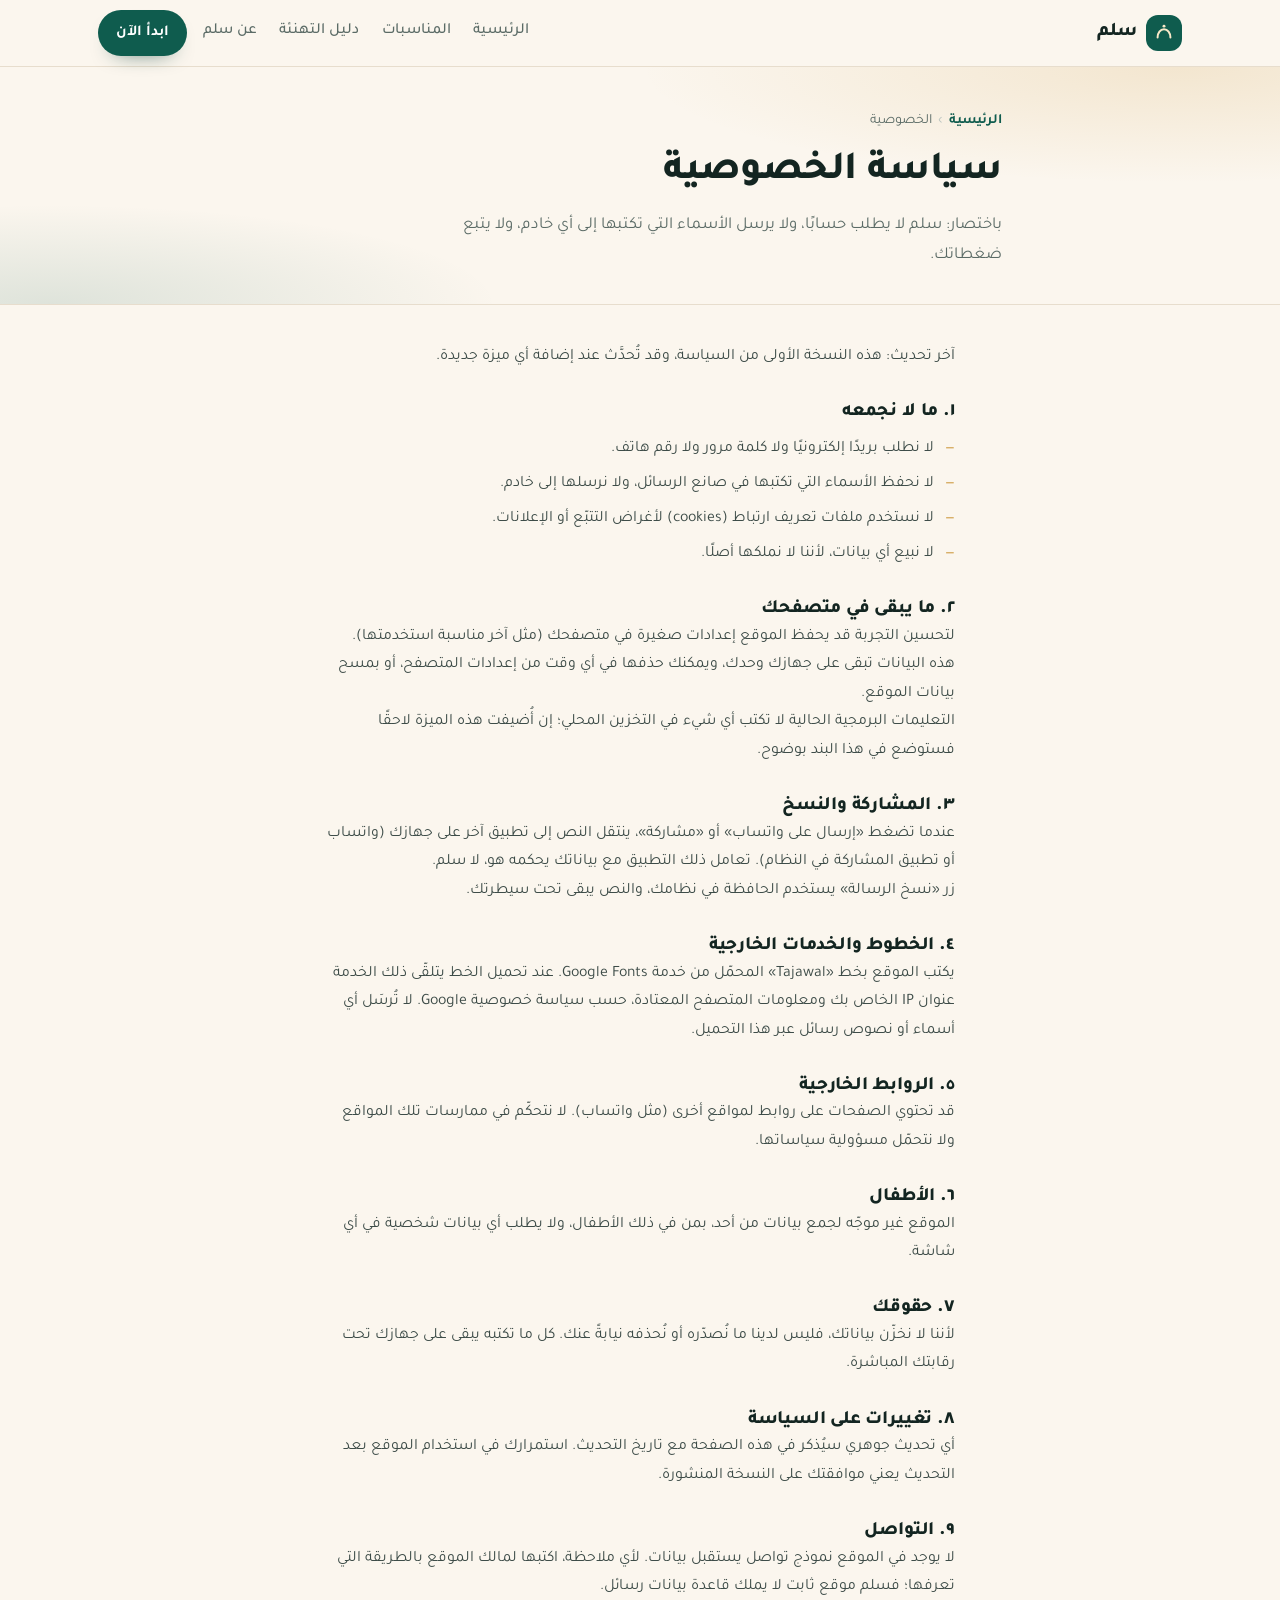
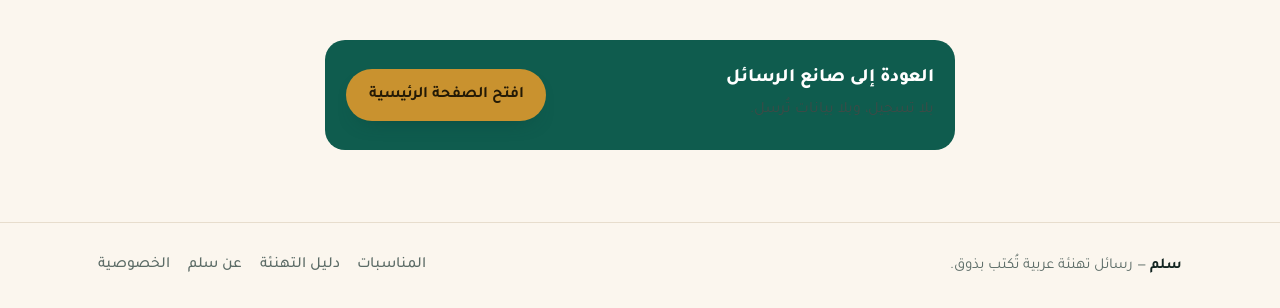
<file: privacy.html>
<!DOCTYPE html>
<html lang="ar" dir="rtl">
<head>
<meta charset="utf-8">
<meta name="viewport" content="width=device-width, initial-scale=1">
<title>سياسة الخصوصية — سلم</title>
<meta name="description" content="سياسة خصوصية موقع سلم: لا حساب، لا قاعدة بيانات، ولا حفظ للأسماء التي تكتبها. تفاصيل ما يُخزَّن في متصفحك وملفات الخطوط.">
<meta name="theme-color" content="#0f5c4e">
<link rel="icon" href="data:image/svg+xml,%3Csvg xmlns='http://www.w3.org/2000/svg' viewBox='0 0 64 64'%3E%3Crect width='64' height='64' rx='16' fill='%230f5c4e'/%3E%3Cpath d='M20 42c0-10 5-18 12-18s12 8 12 18' fill='none' stroke='%23f6e5c4' stroke-width='5' stroke-linecap='round'/%3E%3Ccircle cx='32' cy='17' r='3.5' fill='%23f6e5c4'/%3E%3C/svg%3E">
<link rel="preconnect" href="https://fonts.googleapis.com">
<link rel="preconnect" href="https://fonts.gstatic.com" crossorigin>
<link href="https://fonts.googleapis.com/css2?family=Tajawal:wght@400;500;700;800&display=swap" rel="stylesheet">
<link rel="stylesheet" href="css/style.css">
<link rel="stylesheet" href="css/pages.css">
</head>
<body>
<a class="skip-link" href="#content">انتقل إلى المحتوى</a>

<header class="site-header">
  <div class="container site-header__inner">
    <a class="brand" href="index.html" aria-label="سلم — الصفحة الرئيسية">
      <span class="brand__mark" aria-hidden="true">
        <svg viewBox="0 0 24 24" width="22" height="22" fill="none" stroke="currentColor" stroke-width="2.2" stroke-linecap="round">
          <path d="M5 17c0-5 3-9 7-9s7 4 7 9"/>
          <circle cx="12" cy="4.5" r="1.6" fill="currentColor" stroke="none"/>
        </svg>
      </span>
      <span class="brand__name">سلم</span>
    </a>
    <nav class="site-nav" aria-label="التنقل الرئيسي">
      <a href="index.html">الرئيسية</a>
      <a href="occasions.html">المناسبات</a>
      <a href="guide.html">دليل التهنئة</a>
      <a href="about.html">عن سلم</a>
    </nav>
    <a class="btn btn--small btn--primary" href="index.html#make">ابدأ الآن</a>
  </div>
</header>

<main id="content">
  <section class="page-hero">
    <div class="container page-hero__inner">
      <nav class="crumbs" aria-label="مسار التنقل">
        <a href="index.html">الرئيسية</a>
        <span aria-hidden="true">›</span>
        <span>الخصوصية</span>
      </nav>
      <h1>سياسة الخصوصية</h1>
      <p>باختصار: سلم لا يطلب حسابًا، ولا يرسل الأسماء التي تكتبها إلى أي خادم، ولا يتبع ضغطاتك.</p>
    </div>
  </section>

  <section class="page-body">
    <div class="container legal">
      <p class="updated">آخر تحديث: هذه النسخة الأولى من السياسة، وقد تُحدَّث عند إضافة أي ميزة جديدة.</p>

      <h2>١. ما لا نجمعه</h2>
      <ul>
        <li>لا نطلب بريدًا إلكترونيًا ولا كلمة مرور ولا رقم هاتف.</li>
        <li>لا نحفظ الأسماء التي تكتبها في صانع الرسائل، ولا نرسلها إلى خادم.</li>
        <li>لا نستخدم ملفات تعريف ارتباط (cookies) لأغراض التتبّع أو الإعلانات.</li>
        <li>لا نبيع أي بيانات، لأننا لا نملكها أصلًا.</li>
      </ul>

      <h2>٢. ما يبقى في متصفحك</h2>
      <p>لتحسين التجربة قد يحفظ الموقع إعدادات صغيرة في متصفحك (مثل آخر مناسبة استخدمتها). هذه البيانات تبقى على جهازك وحدك، ويمكنك حذفها في أي وقت من إعدادات المتصفح، أو بمسح بيانات الموقع.</p>
      <p>التعليمات البرمجية الحالية لا تكتب أي شيء في التخزين المحلي؛ إن أُضيفت هذه الميزة لاحقًا فستوضع في هذا البند بوضوح.</p>

      <h2>٣. المشاركة والنسخ</h2>
      <p>عندما تضغط «إرسال على واتساب» أو «مشاركة»، ينتقل النص إلى تطبيق آخر على جهازك (واتساب أو تطبيق المشاركة في النظام). تعامل ذلك التطبيق مع بياناتك يحكمه هو، لا سلم.</p>
      <p>زر «نسخ الرسالة» يستخدم الحافظة في نظامك، والنص يبقى تحت سيطرتك.</p>

      <h2>٤. الخطوط والخدمات الخارجية</h2>
      <p>يكتب الموقع بخط «Tajawal» المحمّل من خدمة Google Fonts. عند تحميل الخط يتلقّى ذلك الخدمة عنوان IP الخاص بك ومعلومات المتصفح المعتادة، حسب سياسة خصوصية Google. لا تُرسَل أي أسماء أو نصوص رسائل عبر هذا التحميل.</p>

      <h2>٥. الروابط الخارجية</h2>
      <p>قد تحتوي الصفحات على روابط لمواقع أخرى (مثل واتساب). لا نتحكّم في ممارسات تلك المواقع ولا نتحمّل مسؤولية سياساتها.</p>

      <h2>٦. الأطفال</h2>
      <p>الموقع غير موجّه لجمع بيانات من أحد، بمن في ذلك الأطفال، ولا يطلب أي بيانات شخصية في أي شاشة.</p>

      <h2>٧. حقوقك</h2>
      <p>لأننا لا نخزّن بياناتك، فليس لدينا ما نُصدّره أو نُحذفه نيابةً عنك. كل ما تكتبه يبقى على جهازك تحت رقابتك المباشرة.</p>

      <h2>٨. تغييرات على السياسة</h2>
      <p>أي تحديث جوهري سيُذكر في هذه الصفحة مع تاريخ التحديث. استمرارك في استخدام الموقع بعد التحديث يعني موافقتك على النسخة المنشورة.</p>

      <h2>٩. التواصل</h2>
      <p>لا يوجد في الموقع نموذج تواصل يستقبل بيانات. لأي ملاحظة، اكتبها لمالك الموقع بالطريقة التي تعرفها؛ فسلم موقع ثابت لا يملك قاعدة بيانات رسائل.</p>

      <div class="cta-band">
        <div>
          <h2>العودة إلى صانع الرسائل</h2>
          <p>بلا تسجيل، وبلا بيانات تُرسل.</p>
        </div>
        <a class="btn btn--primary" href="index.html#make">افتح الصفحة الرئيسية</a>
      </div>
    </div>
  </section>
</main>

<footer class="site-footer">
  <div class="container site-footer__inner">
    <p><strong>سلم</strong> — رسائل تهنئة عربية تُكتب بذوق.</p>
    <nav class="site-nav site-nav--footer" aria-label="روابط التذييل">
      <a href="occasions.html">المناسبات</a>
      <a href="guide.html">دليل التهنئة</a>
      <a href="about.html">عن سلم</a>
      <a href="privacy.html">الخصوصية</a>
    </nav>
  </div>
</footer>
</body>
</html>
</file>
<file: css/style.css>
:root{
  --bg:#fbf6ee;
  --surface:#ffffff;
  --ink:#132521;
  --muted:#5b6b66;
  --line:#e7ddcd;
  --primary:#0f5c4e;
  --primary-dark:#0a3f36;
  --gold:#c9922f;
  --gold-soft:#f8e8c8;
  --danger:#b3261e;
  --radius:18px;
  --shadow:0 18px 40px -26px rgba(19,37,33,.5);
  --oc:#0f5c4e;
}

*,*::before,*::after{box-sizing:border-box}

html{scroll-behavior:smooth}

body{
  margin:0;
  background:var(--bg);
  color:var(--ink);
  font-family:"Tajawal",system-ui,-apple-system,"Segoe UI",sans-serif;
  font-size:17px;
  line-height:1.8;
  -webkit-text-size-adjust:100%;
}

h1,h2,h3{margin:0;line-height:1.35;letter-spacing:-.01em}
p{margin:0}
ul,ol{margin:0;padding:0;list-style:none}

.container{width:100%;max-width:1120px;margin:0 auto;padding:0 1.15rem}

.skip-link{
  position:absolute;top:-100px;right:1rem;z-index:100;
  background:var(--primary);color:#fff;padding:.7rem 1.1rem;border-radius:12px;
  text-decoration:none;font-weight:700;
}
.skip-link:focus{top:1rem}

/* ---------- header ---------- */
.site-header{
  position:sticky;top:0;z-index:50;
  background:rgba(251,246,238,.88);
  backdrop-filter:blur(10px);
  border-bottom:1px solid var(--line);
}
.site-header__inner{
  display:flex;align-items:center;gap:1rem;
  min-height:66px;padding-top:.5rem;padding-bottom:.5rem;
}
.brand{
  display:inline-flex;align-items:center;gap:.55rem;
  text-decoration:none;color:var(--ink);font-weight:800;font-size:1.2rem;
}
.brand__mark{
  display:grid;place-items:center;
  width:36px;height:36px;border-radius:12px;
  background:var(--primary);color:var(--gold-soft);
}
.site-nav{display:none;gap:1.4rem;margin-inline-start:auto;font-weight:500}
.site-nav a{color:var(--muted);text-decoration:none;font-size:.97rem;padding:.25rem 0;border-bottom:2px solid transparent}
.site-nav a:hover,.site-nav a:focus-visible{color:var(--primary);border-bottom-color:var(--gold)}
.site-header__inner > .btn{margin-inline-start:auto}
@media (min-width:780px){
  .site-nav{display:flex}
  .site-header__inner > .btn{margin-inline-start:0}
}

/* ---------- buttons ---------- */
.btn{
  display:inline-flex;align-items:center;justify-content:center;gap:.4rem;
  min-height:46px;padding:.65rem 1.35rem;
  border-radius:999px;border:1.5px solid transparent;
  font-family:inherit;font-size:1rem;font-weight:700;
  text-decoration:none;cursor:pointer;
  transition:transform .16s ease,background .16s ease,color .16s ease,border-color .16s ease;
}
.btn:active{transform:translateY(1px)}
.btn--primary{background:var(--primary);color:#fff;box-shadow:0 10px 22px -16px var(--primary-dark)}
.btn--primary:hover,.btn--primary:focus-visible{background:var(--primary-dark)}
.btn--ghost{background:transparent;color:var(--primary);border-color:var(--line)}
.btn--ghost:hover,.btn--ghost:focus-visible{border-color:var(--primary);background:#fff}
.btn--small{min-height:42px;padding:.5rem 1.05rem;font-size:.95rem}
.btn[disabled]{opacity:.45;cursor:not-allowed;box-shadow:none}
.btn[hidden]{display:none}
.btn:focus-visible,a:focus-visible,input:focus-visible,select:focus-visible,summary:focus-visible{
  outline:3px solid var(--gold);outline-offset:2px;
}

/* ---------- hero ---------- */
.hero{
  position:relative;overflow:hidden;
  padding:3.2rem 0 3.6rem;
  background:
    radial-gradient(70% 60% at 88% 8%,rgba(201,146,47,.18),transparent 70%),
    radial-gradient(60% 60% at 8% 90%,rgba(15,92,78,.14),transparent 70%);
}
.hero__inner{max-width:760px}
.eyebrow{
  display:inline-block;margin-bottom:1rem;
  font-size:.86rem;font-weight:700;letter-spacing:.02em;
  color:var(--primary);background:#fff;border:1px solid var(--line);
  padding:.35rem .85rem;border-radius:999px;
}
.hero h1{font-size:clamp(1.95rem,7vw,3.15rem);font-weight:800}
.hl{
  color:var(--primary);
  background:linear-gradient(transparent 62%,var(--gold-soft) 62%);
  padding:0 .12em;
}
.lead{margin-top:1rem;color:var(--muted);font-size:1.06rem;max-width:56ch}
.hero__cta{display:flex;flex-wrap:wrap;gap:.7rem;margin-top:1.7rem}
.hero__facts{
  display:flex;flex-wrap:wrap;gap:.6rem;margin-top:1.8rem;
  color:var(--muted);font-size:.93rem;
}
.hero__facts li{
  background:#fff;border:1px solid var(--line);border-radius:999px;
  padding:.3rem .85rem;
}
.hero__facts li::before{content:"✓ ";color:var(--primary);font-weight:800}

/* ---------- sections ---------- */
section{padding:2.8rem 0}
.section-head{max-width:640px;margin-bottom:1.6rem}
.section-head h2{font-size:clamp(1.4rem,4.5vw,1.9rem);font-weight:800}
.section-head p{margin-top:.5rem;color:var(--muted)}

#make,#occasions,#how,#faq{scroll-margin-top:78px}

/* ---------- maker ---------- */
.maker__grid{display:grid;gap:1.3rem;align-items:start}
@media (min-width:960px){
  .maker__grid{grid-template-columns:minmax(0,1fr) minmax(0,1.05fr);gap:1.6rem}
}

.panel{
  background:var(--surface);border:1px solid var(--line);
  border-radius:var(--radius);padding:1.35rem;box-shadow:var(--shadow);
}
.field{margin-bottom:1.1rem}
.field label{display:block;margin-bottom:.4rem;font-weight:700;font-size:.97rem}
.field-hint{color:var(--muted);font-weight:400;font-size:.88rem}
.field input,.field select{
  width:100%;min-height:48px;padding:.7rem .95rem;
  font-family:inherit;font-size:1rem;color:var(--ink);
  background:#fff;border:1.5px solid var(--line);border-radius:12px;
  transition:border-color .16s ease;
}
.field input::placeholder{color:#9aa8a3}
.field input:hover,.field select:hover{border-color:#cfc2ac}
.field input:focus,.field select:focus{border-color:var(--primary)}
.field input[aria-invalid="true"]{border-color:var(--danger)}
.field-error{margin-top:.4rem;color:var(--danger);font-size:.88rem;font-weight:500}
.panel__actions{display:flex;flex-wrap:wrap;gap:.65rem;margin-top:1.3rem}
.panel__actions .btn{flex:1 1 150px}

/* ---------- card ---------- */
.card{
  position:relative;overflow:hidden;
  background:var(--surface);border:1px solid var(--line);
  border-radius:22px;box-shadow:var(--shadow);
  display:flex;flex-direction:column;
}
.card__bar{height:7px;background:var(--oc);transition:background .25s ease}
.card__head{
  display:flex;align-items:center;justify-content:space-between;
  padding:1rem 1.3rem .2rem;
}
.card__badge{
  display:inline-flex;align-items:center;gap:.35rem;
  font-size:.86rem;font-weight:700;color:var(--primary);
  background:var(--gold-soft);border-radius:999px;padding:.25rem .8rem;
}
.card__brand{font-size:.86rem;font-weight:700;color:#a9b4b0;letter-spacing:.06em}
.card__text{
  margin:0;padding:1rem 1.3rem 1.4rem;
  font-size:1.14rem;line-height:2.05;min-height:9.5rem;
  white-space:pre-line;word-break:break-word;
}
.card__text.is-placeholder{color:#93a19c;font-size:1rem;line-height:1.9}
.card__foot{
  display:flex;flex-wrap:wrap;gap:.55rem;
  padding:0 1.3rem 1.3rem;margin-top:auto;
}
.card__foot .btn{flex:1 1 128px}

/* ---------- occasion chips ---------- */
.chips{display:grid;grid-template-columns:repeat(auto-fill,minmax(140px,1fr));gap:.7rem}
.chip{
  display:flex;align-items:center;gap:.55rem;
  min-height:60px;padding:.7rem .9rem;
  font-family:inherit;font-size:1rem;font-weight:700;color:var(--ink);
  background:#fff;border:1.5px solid var(--line);border-radius:14px;
  cursor:pointer;text-align:start;
  transition:border-color .16s ease,transform .16s ease,background .16s ease;
}
.chip:hover{border-color:var(--gold);transform:translateY(-2px)}
.chip.is-active{border-color:var(--primary);background:#f3faf7}
.chip__emoji{font-size:1.3rem;line-height:1}
.note{margin-top:1rem;color:var(--muted)}

/* ---------- steps ---------- */
.steps{display:grid;gap:.9rem}
@media (min-width:780px){.steps{grid-template-columns:repeat(3,1fr)}}
.step{
  background:#fff;border:1px solid var(--line);border-radius:var(--radius);
  padding:1.2rem;box-shadow:var(--shadow);
}
.step__num{
  display:grid;place-items:center;width:38px;height:38px;
  border-radius:12px;background:var(--gold-soft);color:var(--primary);
  font-weight:800;font-size:1.05rem;margin-bottom:.7rem;
}
.step h3{font-size:1.08rem;font-weight:800}
.step p{margin-top:.35rem;color:var(--muted);font-size:.96rem}

/* ---------- faq ---------- */
.faq .container{max-width:820px}
details{
  background:#fff;border:1px solid var(--line);border-radius:14px;
  padding:.2rem 1.1rem;margin-bottom:.65rem;
}
summary{
  cursor:pointer;list-style:none;font-weight:700;padding:.85rem 0;
  display:flex;align-items:center;justify-content:space-between;gap:1rem;
}
summary::-webkit-details-marker{display:none}
summary::after{
  content:"+";font-size:1.35rem;font-weight:500;color:var(--primary);line-height:1;
}
details[open] summary::after{content:"–"}
details p{padding-bottom:.95rem;color:var(--muted);font-size:.97rem}

/* ---------- footer ---------- */
.site-footer{border-top:1px solid var(--line);padding:1.8rem 0;margin-top:1.5rem}
.site-footer__inner{display:flex;flex-wrap:wrap;gap:.4rem 1.5rem;justify-content:space-between;align-items:center}
.site-footer p{font-size:.95rem;color:var(--muted)}
.site-footer strong{color:var(--ink)}
.site-footer__note{font-size:.88rem}

/* ---------- toast ---------- */
.toast{
  position:fixed;inset-inline:1rem;bottom:1.2rem;z-index:80;
  margin:0 auto;max-width:340px;
  background:var(--ink);color:#fff;font-weight:600;font-size:.95rem;
  padding:.8rem 1.1rem;border-radius:14px;text-align:center;
  opacity:0;transform:translateY(14px);pointer-events:none;
  transition:opacity .22s ease,transform .22s ease;
}
.toast.is-visible{opacity:1;transform:translateY(0)}
.toast.is-error{background:var(--danger)}

@media (prefers-reduced-motion:reduce){
  html{scroll-behavior:auto}
  *,*::before,*::after{transition:none !important;animation:none !important}
}
</file>
<file: css/pages.css>
/* Interior pages: occasions, guide, about, privacy */

.page-hero{
  padding:2.6rem 0 2rem;
  background:
    radial-gradient(60% 70% at 92% 0,rgba(201,146,47,.16),transparent 70%),
    radial-gradient(50% 60% at 4% 100%,rgba(15,92,78,.12),transparent 70%);
  border-bottom:1px solid var(--line);
}
.page-hero__inner{max-width:760px}
.page-hero h1{font-size:clamp(1.7rem,5.5vw,2.5rem);font-weight:800}
.page-hero p{margin-top:.75rem;color:var(--muted);font-size:1.05rem;max-width:60ch}
.crumbs{display:flex;flex-wrap:wrap;gap:.4rem;align-items:center;font-size:.88rem;color:var(--muted);margin-bottom:.7rem}
.crumbs a{color:var(--primary);text-decoration:none;font-weight:600}
.crumbs a:hover{text-decoration:underline}
.crumbs span[aria-hidden]{color:#b9c3bf}

.page-body{padding:2.4rem 0 3rem}
.grid-2{display:grid;gap:1.1rem}
@media (min-width:860px){.grid-2{grid-template-columns:repeat(2,minmax(0,1fr))}}

/* occasion article cards */
.occ-card{
  background:#fff;border:1px solid var(--line);border-radius:var(--radius);
  padding:1.3rem;box-shadow:var(--shadow);scroll-margin-top:82px;
}
.occ-card__head{display:flex;align-items:center;gap:.7rem;margin-bottom:.5rem}
.occ-card__emoji{
  display:grid;place-items:center;width:42px;height:42px;flex:0 0 auto;
  border-radius:13px;background:var(--gold-soft);font-size:1.35rem;line-height:1;
}
.occ-card h2{font-size:1.22rem;font-weight:800}
.occ-card__desc{color:var(--muted);font-size:.98rem}

.tpl-list{display:grid;gap:.6rem;margin-top:1rem}
.tpl{
  position:relative;
  background:#fbf8f2;border:1px solid var(--line);border-inline-start:4px solid var(--oc,var(--primary));
  border-radius:12px;padding:.85rem 1rem;
  font-size:1rem;line-height:1.95;white-space:pre-line;
}
.tpl__actions{display:flex;flex-wrap:wrap;gap:.5rem;margin-top:.7rem}
.tpl__label{
  display:inline-block;font-size:.78rem;font-weight:700;color:var(--muted);
  letter-spacing:.02em;margin-bottom:.2rem;
}

/* prose blocks (guide / about / privacy) */
.prose{max-width:74ch}
.prose h2{font-size:1.3rem;font-weight:800;margin-top:2rem}
.prose h2:first-child{margin-top:0}
.prose h3{font-size:1.08rem;font-weight:700;margin-top:1.3rem}
.prose p{margin-top:.6rem;color:#3c4b47}
.prose ul,.prose ol{margin-top:.6rem;display:grid;gap:.4rem;padding-inline-start:0}
.prose ul li,.prose ol li{
  position:relative;padding-inline-start:1.35rem;color:#3c4b47;
}
.prose ul li::before{
  content:"◆";position:absolute;inset-inline-start:0;top:.05em;
  color:var(--gold);font-size:.72rem;
}
.prose ol{counter-reset:step}
.prose ol li{counter-increment:step}
.prose ol li::before{
  content:counter(step) ".";
  position:absolute;inset-inline-start:0;top:0;
  color:var(--primary);font-weight:800;
}
.prose strong{color:var(--ink)}
.prose a{color:var(--primary);font-weight:600}

.callout{
  background:#f3faf7;border:1px solid #cfe6df;border-radius:14px;
  padding:1rem 1.15rem;margin-top:1.2rem;
}
.callout p{margin:0;color:#234b41;font-size:.98rem}
.callout strong{color:var(--primary-dark)}

.cta-band{
  background:var(--primary);color:#fff;border-radius:20px;
  padding:1.6rem 1.3rem;margin-top:2.4rem;
  display:flex;flex-wrap:wrap;gap:1rem;align-items:center;justify-content:space-between;
}
.cta-band h2{font-size:1.2rem;font-weight:800}
.cta-band p{margin-top:.3rem;color:#d9ece6;font-size:.96rem}
.cta-band .btn--primary{background:var(--gold);color:#241a06}
.cta-band .btn--primary:hover{background:#dcae52}

.legal{max-width:74ch}
.legal h2{font-size:1.18rem;font-weight:800;margin-top:1.8rem}
.legal h2:first-child{margin-top:0}
.legal p,.legal li{color:#3c4b47;font-size:.99rem}
.legal ul{margin-top:.6rem;display:grid;gap:.4rem}
.legal li{padding-inline-start:1.3rem;position:relative}
.legal li::before{content:"—";position:absolute;inset-inline-start:0;color:var(--gold)}
.updated{font-size:.86rem;color:var(--muted);margin-bottom:1.4rem}

.site-nav--footer{
  display:flex;flex-wrap:wrap;gap:.4rem 1.1rem;margin:0;font-size:.92rem;
}
.site-nav--footer a{color:var(--muted);text-decoration:none;border:0;padding:0}
.site-nav--footer a:hover,.site-nav--footer a:focus-visible{color:var(--primary);text-decoration:underline}

@media (prefers-reduced-motion:reduce){
  *{scroll-behavior:auto !important}
}
</file>
